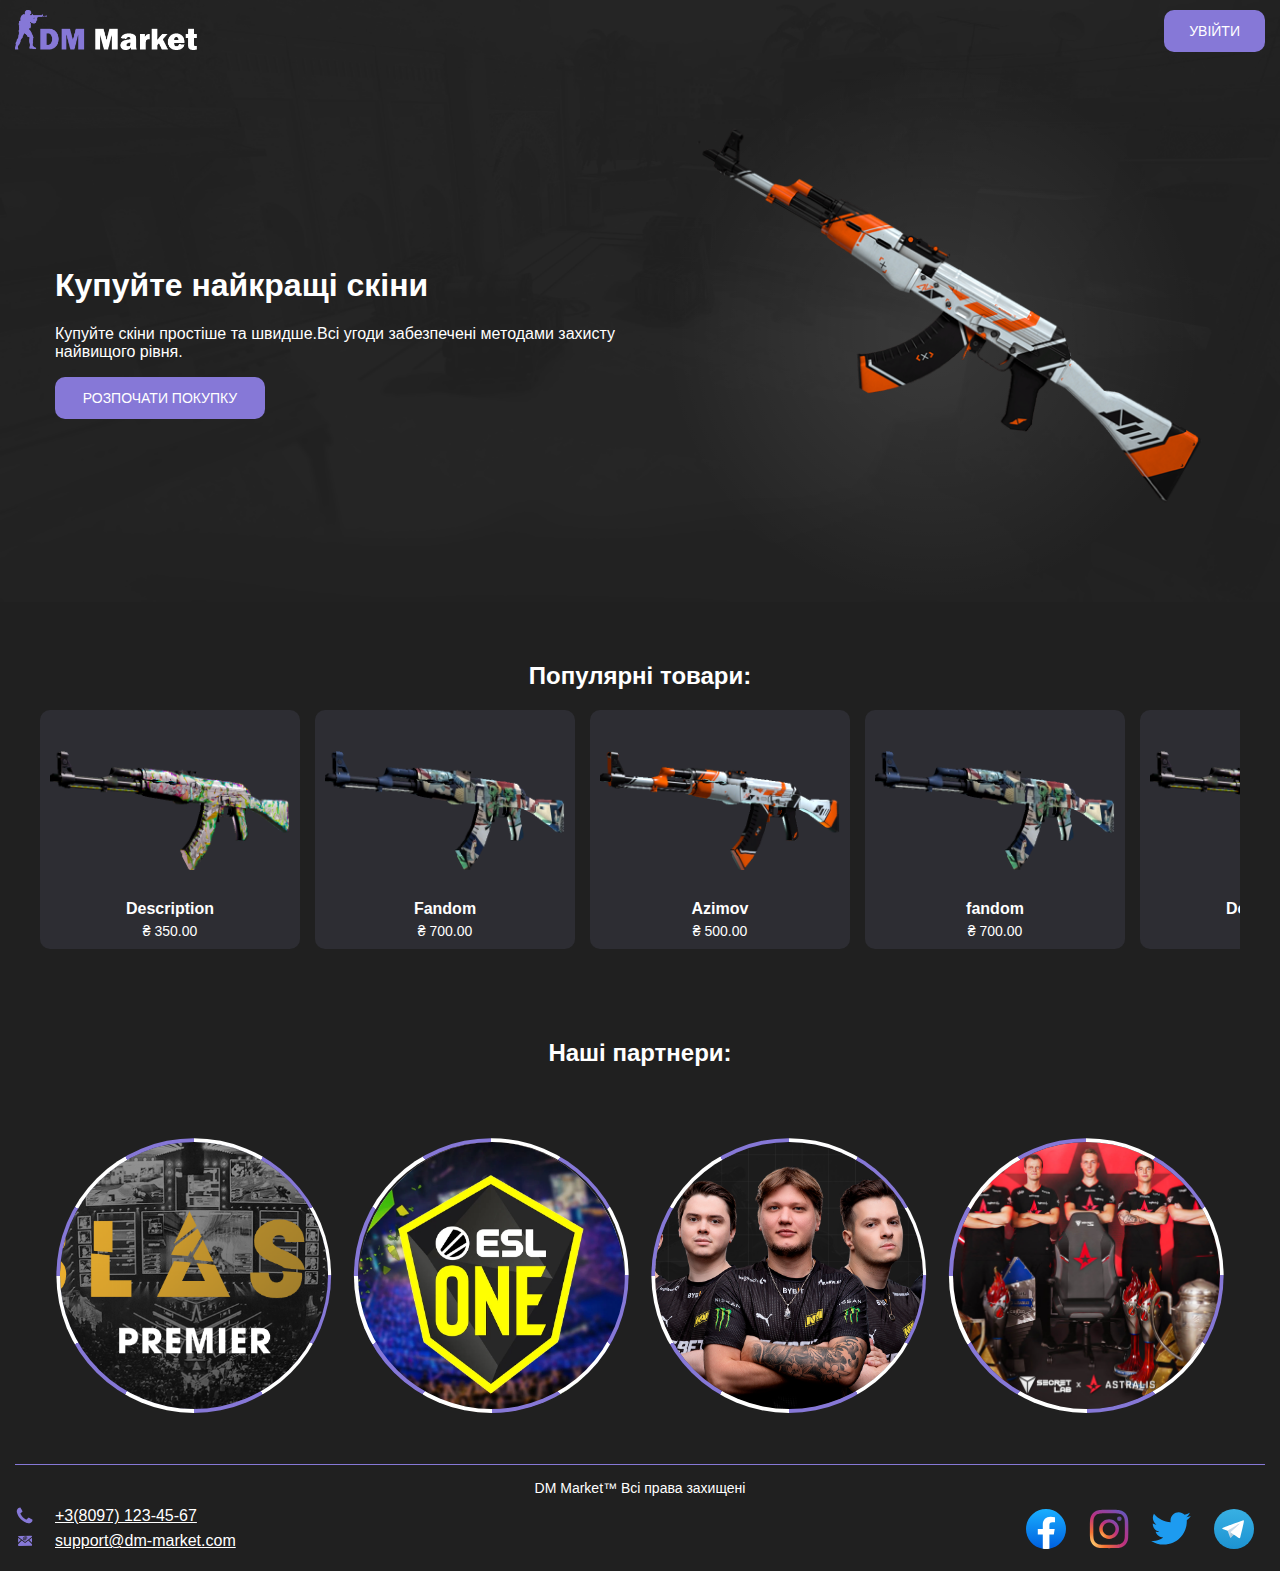
<file: index.html>
<html>
    <head>
        <meta name="viewport" content="width=device-width, initial-scale=1, maximum-scale=1.0, user-scalable=no">
        <title>DM Market</title>
        <meta charset="utf-8">
        <link rel="stylesheet" type="text/css" href="styles/style.css">
    </head>
    <body>
        <div class="home-bg">
            <div class="menu">
                <a href="index.html">
                    <img class="logo" src="images/logo.png" height="40">
                </a>
                <div>
                    <a class="btn login-btn" href="#">Увійти</a>
                </div>
            </div>
            <div class="container">
                <div class="content">
                    <div class="content-right">
                        <img src="images/ak.png">
                    </div>
                    <div class="content-left">
                        <h1>Купуйте найкращі скіни</h1>
                        <p class="color">Купуйте скіни простіше та швидше.Всі угоди забезпечені методами захисту найвищого рівня. </p>
                        <a class="btn btn-content" href="market.html">Розпочати покупку</a>
                    </div>
                </div>
            </div>
        </div>
        <div class="slider">
            <h2>Популярні товари:</h2>
            <div class="slider-body">
                <div class="slide">
                    <a href="">
                        <img src="images/ak-new.png">
                        <div class="slide-title">Description</div>
                        <div class="slide-price">₴ 350.00</div>
                    </a>
                </div>
                <div class="slide">
                    <a href="">
                        <img src="images/ak-fandom.webp">
                        <div class="slide-title">Fandom</div>
                        <div class="slide-price">₴ 700.00</div>
                    </a>
                </div>
                <div class="slide">
                    <a href="">
                        <img src="images/azimoww.png">
                        <div class="slide-title">Azimov</div>
                        <div class="slide-price">₴ 500.00</div>
                    </a>
                </div>
                <div class="slide">
                    <a href="product.html">
                        <img src="images/ak-fandom.webp">
                        <div class="slide-title">fandom</div>
                        <div class="slide-price">₴ 700.00</div>
                    </a>
                </div>
                <div class="slide">
                    <a href="">
                        <img src="images/ak-new.png">
                        <div class="slide-title">Description</div>
                        <div class="slide-price">₴ 900.00</div>
                    </a>
                </div>
                <div class="slide">
                    <a href="">
                        <img src="images/azimoww.png">
                        <div class="slide-title">Azimov</div>
                        <div class="slide-price">₴ 500.00</div>
                    </a>
                </div>
                <div class="slide">
                    <a href="">
                        <img src="images/ak-new.png">
                        <div class="slide-title">Description</div>
                        <div class="slide-price">₴ 900.00</div>
                    </a>
                </div>
                <div class="slide">
                    <a href="">
                        <img src="images/azimoww.png">
                        <div class="slide-title">Azimov</div>
                        <div class="slide-price">₴ 500.00</div>
                    </a>
                </div>
                <div class="slide">
                    <a href="">
                        <img src="images/azimoww.png">
                        <div class="slide-title">Azimov</div>
                        <div class="slide-price">₴ 500.00</div>
                    </a>
                </div>
                <div class="slide">
                    <a href="">
                        <img src="images/ak-fandom.webp">
                        <div class="slide-title">fandom</div>
                        <div class="slide-price">₴ 700.00</div>
                    </a>
                </div>
            </div>
        </div>
        <div class="container">
            <h2 class="partner">Наші партнери:</h2>
            <div class="block-gallery">
                <div class="block-gallery-item">
                    <div class="gallery">
                        <img src="images/blast.jpg">
                        <img src="images/blast2.png">
                        <img src="images/blast3.jpg">
                        <img src="images/blast4.png">
                    </div>
                </div>
                <div class="block-gallery-item">
                    <div class="gallery">
                        <img src="images/esl1.png">
                        <img src="images/esl2.jpg">
                        <img src="images/esl3.jpg">
                        <img src="images/esl4.jpg">
                    </div>
                </div>
                <div class="block-gallery-item">
                    <div class="gallery">
                        <img src="images/navi1.jpg">
                        <img src="images/navi2.jpg">
                        <img src="images/navi3.jpg">
                        <img src="images/navi4.jpg">
                    </div>
                </div>
                <div class="block-gallery-item">
                    <div class="gallery">
                        <img src="images/ast1.jpg">
                        <img src="images/ast2.jpg">
                        <img src="images/ast3.jpg">
                        <img src="images/ast4.png">
                    </div>
                </div>
            </div>
        </div>
        <footer>
            <div class="footer-container">
                <div class="footer-center">
                    DM Market&#8482; Всі права захищені
                </div>
                <div class="footer-flex">
                    <div class="footer-left">
                        <a href="tel:+380971234567"><img width="20" src="images/phone.svg">+3(8097) 123-45-67</a>
                        <a href="mailto:support@dm-market.com"><img width="20" src="images/mail.svg">support@dm-market.com</a>
                    </div>
                    <div class="footer-right">
                        <a href="https://uk-ua.facebook.com/"><img src="images/facebook.svg"></a>
                        <a href="https://www.instagram.com/"><img src="images/instagram.svg"></a>
                        <a href="https://twitter.com/?lang=uk"><img src="images/twitter.svg"></a>
                        <a href="https://t.me/Ia_WiNtEr"><img src="images/telegram.svg"></a>
                    </div>
                </div>
            </div>
        </footer>
        <div class="modal">
            <div class="login-form">
                <div class="login-form-header">
                    <span>Вхід</span>
                    <a class="close-modal" href="#"><img width="12" src="images/close.svg"></a>
                </div>
                <form>
                    <label for="login">Логін</label>
                    <input type="email" id="login" required class="field">
                    <label for="pasword">Пароль</label>
                    <input type="password" id="password" required class="field">
                    <button type="submit" class="btn btn-block">Увійти</button>
                </form>
                <div class="or-line">
                    <div class="or">або</div>
                </div>
                <a href="https://steamcommunity.com/openid/loginform" class="btn btn-block"><img height="13" src="images/steam.svg"> Увійти через Steam</a>
            </div>
        </div>
<script src="https://code.jquery.com/jquery-3.6.3.min.js" integrity="sha256-pvPw+upLPUjgMXY0G+8O0xUf+/Im1MZjXxxgOcBQBXU=" crossorigin="anonymous"></script>
<script>
        $('.login-btn').click(function(e){
                e.preventDefault();
                $('.modal').addClass('visible');
        });

        $('.close-modal').click(function(e){
                e.preventDefault();
                $(this).closest('.modal').removeClass('visible');
        });
</script>
    </body>
</html>
</file>
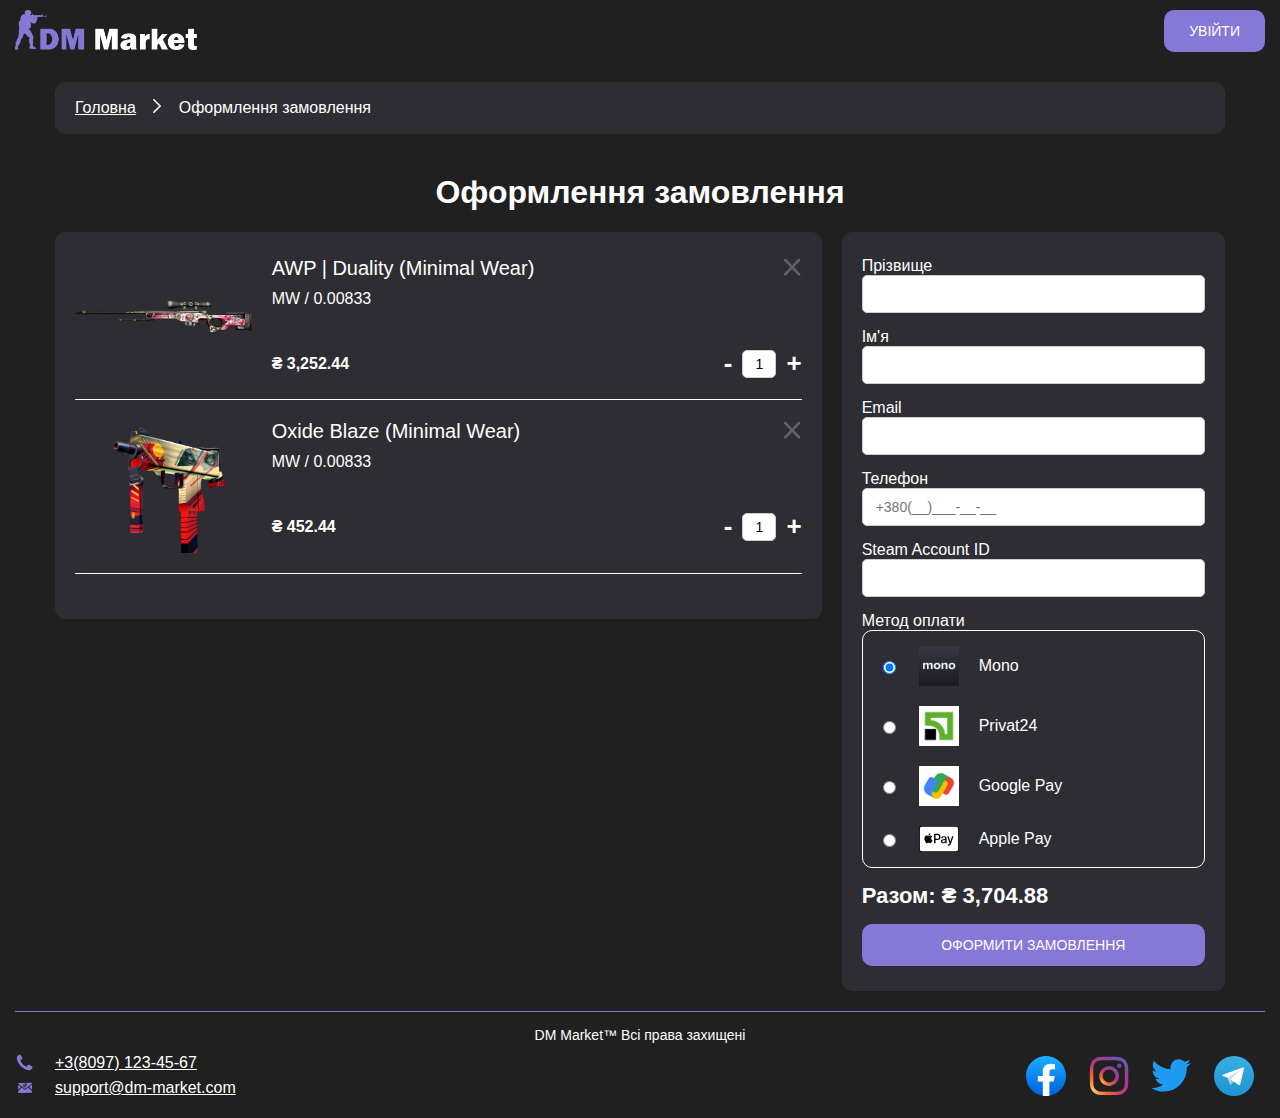
<file: cart.html>
<html>
    <head>
        <meta name="viewport" content="width=device-width, initial-scale=1, maximum-scale=1.0, user-scalable=no">
        <title>DM Market</title>
        <meta charset="utf-8">
        <link rel="stylesheet" type="text/css" href="styles/style.css">
    </head>
    <body>
        <div class="menu">
            <a href="index.html">
                <img class="logo" src="images/logo.png" height="40">
            </a>
            <div>
                <a class="btn login-btn" href="#">Увійти</a>
            </div>
        </div>

        <div class="container">
            <div class="breadcrumbs gray-bg">
                <a href="index.html">Головна</a>
                <div class="arrow"></div>
                <span>Оформлення замовлення</span>
            </div>
            <h1 class="h1">Оформлення замовлення</h1>
            <div class="checkout">
                <div class="cart gray-bg">
                    <div class="cart-item">
                        <a href="#" class="ci-remove"><img width="20" src="images/close.svg"></a>
                        <div class="ci-img">
                            <a href="product.html">
                                <img src="images/product.png">
                            </a>
                        </div>
                        <div class="ci-details">
                            <a class="ci-title">AWP | Duality (Minimal Wear)</a>
                            <div class="ci-subtitle">MW / 0.00833</div>
                            <div class="cart-options">
                                <div class="ci-price">&#8372; 3,252.44</div>
                                <div class="ci-counter">
                                    <a href="#">-</a>
                                    <input type="text" class="field" value="1">
                                    <a href="#">+</a>
                                </div>
                            </div>
                        </div>
                    </div>
                    <div class="cart-item">
                        <a href="#" class="ci-remove"><img width="20" src="images/close.svg"></a>
                        <div class="ci-img">
                            <a href="product.html">
                                <img src="images/mac-sport.png">
                            </a>
                        </div>
                        <div class="ci-details">
                            <a class="ci-title">Oxide Blaze (Minimal Wear)</a>
                            <div class="ci-subtitle">MW / 0.00833</div>
                            <div class="cart-options">
                                <div class="ci-price">&#8372; 452.44</div>
                                <div class="ci-counter">
                                    <a href="#">-</a>
                                    <input type="text" class="field" value="1">
                                    <a href="#">+</a>
                                </div>
                            </div>
                        </div>
                    </div>
                </div>
                <div class="checkout-form gray-bg">
                    <form>
                        <label>Прізвище</label>
                        <input type="text" name='surname' class="field">
                        
                        <label>Ім'я</label>
                        <input type="text" name='name' class="field">
                        
                        <label>Email</label>
                        <input type="text" name='email' class="field">
                        
                        <label>Телефон</label>
                        <input type="text" name='phone' class="field" placeholder='+380(__)___-__-__'>
                        
                        <label>Steam Account ID</label>
                        <input type="text" name='steam_id' class="field">
                        
                        <label>Метод оплати</label>
                        <div class='payment'>
                            <label class='payment-option'>
                                <input type='radio' name='payment' checked value='mono'>
                                <img src='images/mono.jpeg'>
                                <span>Mono</span>
                            </label>
                            <label class='payment-option'>
                                <input type='radio' name='payment' value='privat24'>
                                <img src='images/privat.jpeg'>
                                <span>Privat24</span>
                            </label>
                            <label class='payment-option'>
                                <input type='radio' name='payment' value='gpay'>
                                <img src='images/google-pay.jpeg'>
                                <span>Google Pay</span>
                            </label>
                            <label class='payment-option'>
                                <input type='radio' name='payment' value='apay'>
                                <img src='images/apple-pay.svg'>
                                <span>Apple Pay</span>
                            </label>
                        </div>
                        <div class="total">Разом: &#8372; 3,704.88</div>
                        <button class='btn btn-block' type='button'>Оформити замовлення</button>
                    </form>
                </div>
            </div>
        </div>

        <footer>
            <div class="footer-container">
                <div class="footer-center">
                    DM Market&#8482; Всі права захищені
                </div>
                <div class="footer-flex">
                    <div class="footer-left">
                        <a href="tel:+380971234567"><img width="20" src="images/phone.svg">+3(8097) 123-45-67</a>
                        <a href="mailto:support@dm-market.com"><img width="20" src="images/mail.svg">support@dm-market.com</a>
                    </div>
                    <div class="footer-right">
                        <a href="https://uk-ua.facebook.com/"><img src="images/facebook.svg"></a>
                        <a href="https://www.instagram.com/"><img src="images/instagram.svg"></a>
                        <a href="https://twitter.com/?lang=uk"><img src="images/twitter.svg"></a>
                        <a href="https://t.me/Ia_WiNtEr"><img src="images/telegram.svg"></a>
                    </div>
                </div>
            </div>
        </footer>
        <div class="modal">
            <div class="login-form">
                <div class="login-form-header">
                    <span>Вхід</span>
                    <a class="close-modal" href="#"><img width="12" src="images/close.svg"></a>
                </div>
                <form>
                    <label for="login">Логін</label>
                    <input type="email" id="login" required class="field">
                    <label for="pasword">Пароль</label>
                    <input type="password" id="password" required class="field">
                    <button type="submit" class="btn btn-block">Увійти</button>
                </form>
                <div class="or-line">
                    <div class="or">або</div>
                </div>
                <a href="https://steamcommunity.com/openid/loginform" class="btn btn-block"><img height="13" src="images/steam.svg"> Увійти через Steam</a>
            </div>
        </div>
        <script src="https://code.jquery.com/jquery-3.6.3.min.js" integrity="sha256-pvPw+upLPUjgMXY0G+8O0xUf+/Im1MZjXxxgOcBQBXU=" crossorigin="anonymous"></script>
        <script>
            $('.login-btn').click(function (e) {
                e.preventDefault();
                $('.modal').addClass('visible');
            });

            $('.close-modal').click(function (e) {
                e.preventDefault();
                $(this).closest('.modal').removeClass('visible');
            });

            $('.show-mobile-filter').click(function(e) {
                e.preventDefault();
                $('.filters').addClass('opened');
            });
            
            $('.close-mobile-filter').click(function(e) {
                e.preventDefault();
                $('.filters').removeClass('opened');
            })
            
        </script>
    </body>
</html>
</file>
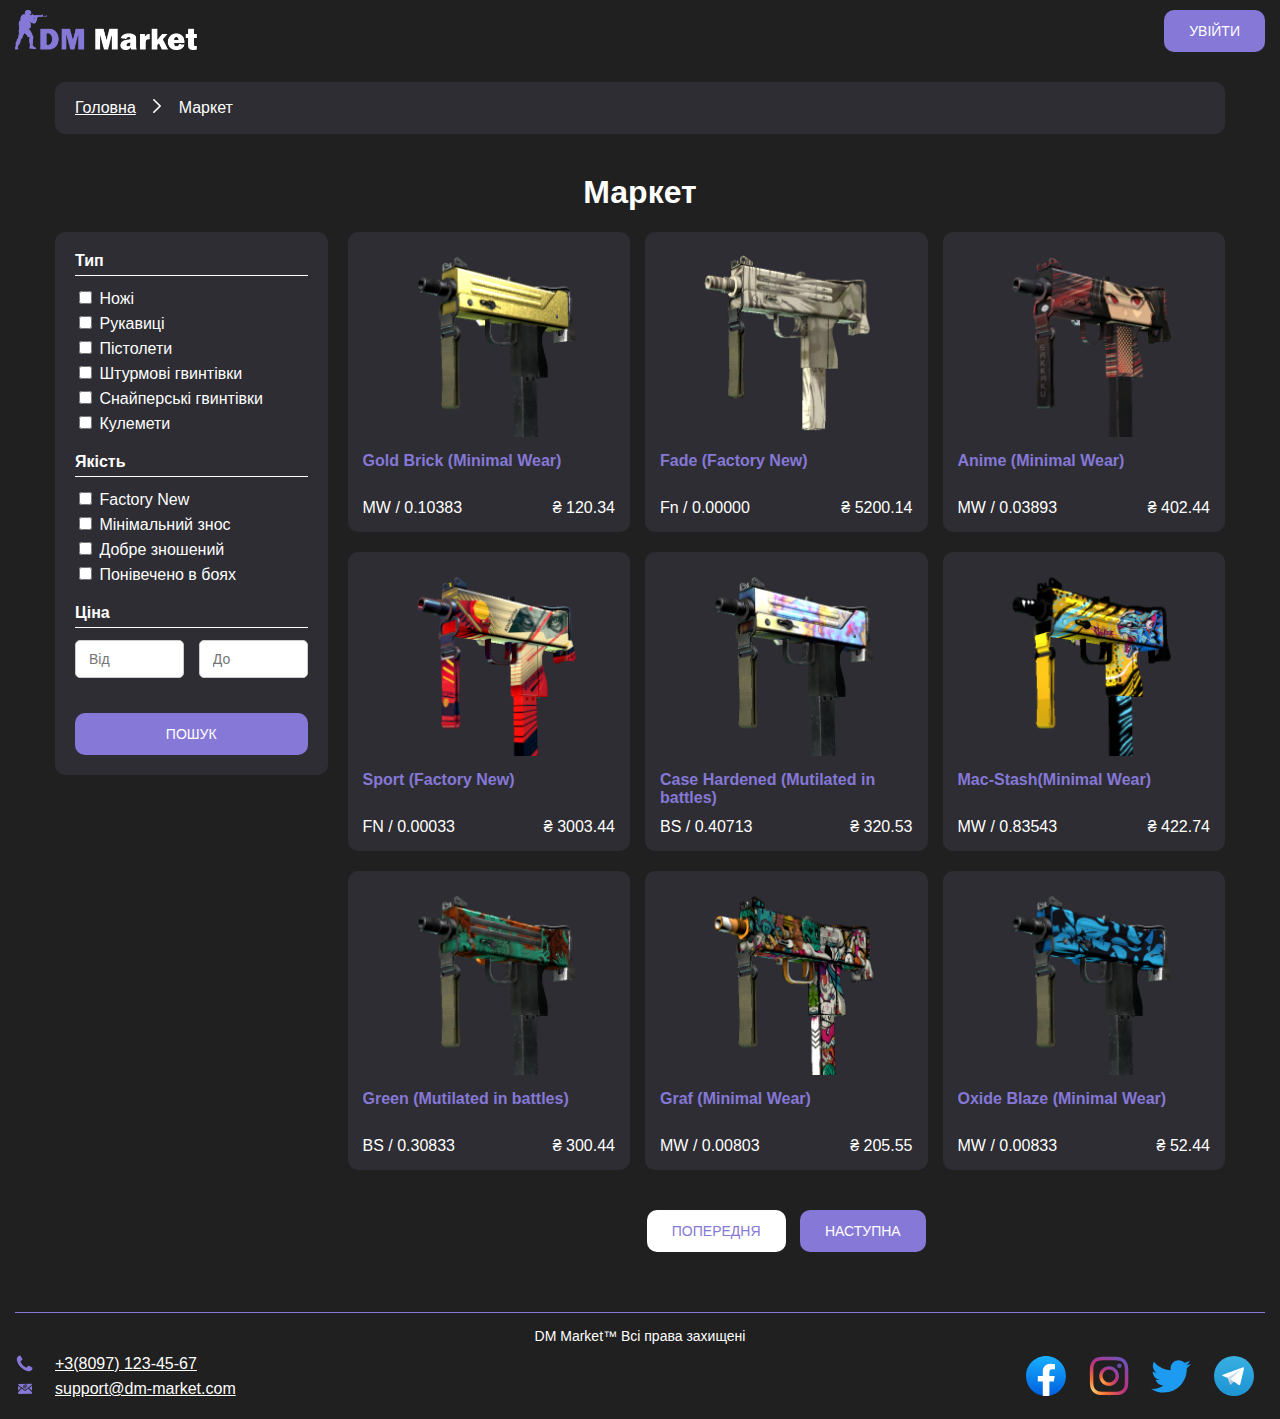
<file: market.html>
<html>
    <head>
        <meta name="viewport" content="width=device-width, initial-scale=1, maximum-scale=1.0, user-scalable=no">
        <title>DM Market</title>
        <meta charset="utf-8">
        <link rel="stylesheet" type="text/css" href="styles/style.css">
    </head>
    <body>
        <div class="menu">
            <a href="index.html">
                <img class="logo" src="images/logo.png" height="40">
            </a>
            <div>
                <a class="btn login-btn" href="#">Увійти</a>
            </div>
        </div>

        <div class="container">
            <div class="breadcrumbs gray-bg">
                <a href="index.html">Головна</a>
                <div class="arrow"></div>
                <span>Маркет</span>
                <div class="mobile-filter">
                    <a href="#" class="show-mobile-filter"><img width="20" src="images/filter.svg"></a>
                </div>
            </div>
            <h1 class="h1">Маркет</h1>
            <div class="shop">
                <div class="filters gray-bg">
                    <form>
                        <a class="close-mobile-filter" href="#"><img width="12" src="images/close.svg"></a>
                        <div class="filter-section">
                            <div class="filter-title">Тип</div>
                            <label><input type="checkbox"> <span>Ножі</span></label>
                            <label><input type="checkbox"> <span>Рукавиці</span></label>
                            <label><input type="checkbox"> <span>Пістолети</span></label>
                            <label><input type="checkbox"> <span>Штурмові гвинтівки</span></label>
                            <label><input type="checkbox"> <span>Снайперські гвинтівки</span></label>
                            <label><input type="checkbox"> <span>Кулемети</span></label>
                        </div>
                        <div class="filter-section">
                            <div class="filter-title">Якість</div>
                            <label><input type="checkbox"> <span>Factory New</span></label>
                            <label><input type="checkbox"> <span>Мінімальний знос</span></label>
                            <label><input type="checkbox"> <span>Добре зношений</span></label>
                            <label><input type="checkbox"> <span>Понівечено в боях</span></label>
                        </div>
                        <div class="filter-section">
                            <div class="filter-title">Ціна</div>
                            <div class="filter-price">
                                <input type="text" class="field" placeholder="Від">
                                <input type="text" class="field" placeholder="До">
                            </div>
                        </div>
                        <div class="filter-btn">
                            <a class="btn btn-block">Пошук</a>
                        </div>
                    </form>
                </div>
                <div class="products-wrapper">
                    <div class="products">
                        <a class="product gray-bg" href="product.html">
                            <div class="product-img">
                                <img src="images/mac-yellow.png">
                            </div>
                            <div class="product-title">Gold Brick (Minimal Wear)</div>
                            <div class="product-details">
                                <div class="product-condition">MW / 0.10383</div>
                                <div class="product-price">&#8372; 120.34</div>
                            </div>
                        </a>
                        <a class="product gray-bg" href="product.html">
                            <div class="product-img">
                                <img src="images/mac-silver.png">
                            </div>
                            <div class="product-title">Fade (Factory New)</div>
                            <div class="product-details">
                                <div class="product-condition">Fn / 0.00000</div>
                                <div class="product-price">&#8372; 5200.14</div>
                            </div>
                        </a>
                        <a class="product gray-bg" href="product.html">
                            <div class="product-img">
                                <img src="images/mac-anime.png">
                            </div>
                            <div class="product-title">Anime (Minimal Wear)</div>
                            <div class="product-details">
                                <div class="product-condition">MW / 0.03893</div>
                                <div class="product-price">&#8372; 402.44</div>
                            </div>
                        </a>
                        <a class="product gray-bg" href="product.html">
                            <div class="product-img">
                                <img src="images/mac-sport.png">
                            </div>
                            <div class="product-title">Sport (Factory New)</div>
                            <div class="product-details">
                                <div class="product-condition">FN / 0.00033</div>
                                <div class="product-price">&#8372; 3003.44</div>
                            </div>
                        </a>
                        <a class="product gray-bg" href="product.html">
                            <div class="product-img">
                                <img src="images/mac-dicko.png">
                            </div>
                            <div class="product-title">Case Hardened (Mutilated in battles)</div>
                            <div class="product-details">
                                <div class="product-condition">BS / 0.40713</div>
                                <div class="product-price">&#8372; 320.53</div>
                            </div>
                        </a>
                        <a class="product gray-bg" href="product.html">
                            <div class="product-img">
                                <img src="images/mac-stash.png">
                            </div>
                            <div class="product-title">Mac-Stash(Minimal Wear) </div>
                            <div class="product-details">
                                <div class="product-condition">MW / 0.83543</div>
                                <div class="product-price">&#8372; 422.74</div>
                            </div>
                        </a>
                        <a class="product gray-bg" href="product.html">
                            <div class="product-img">
                                <img src="images/mac-green.png">
                            </div>
                            <div class="product-title">Green (Mutilated in battles)</div>
                            <div class="product-details">
                                <div class="product-condition">BS / 0.30833</div>
                                <div class="product-price">&#8372; 300.44</div>
                            </div>
                        </a>
                        <a class="product gray-bg" href="product.html">
                            <div class="product-img">
                                <img src="images/mac-graf.png">
                            </div>
                            <div class="product-title">Graf (Minimal Wear)</div>
                            <div class="product-details">
                                <div class="product-condition">MW / 0.00803</div>
                                <div class="product-price">&#8372; 205.55</div>
                            </div>
                        </a>
                        <a class="product gray-bg" href="product.html">
                            <div class="product-img">
                                <img src="images/uzi.png">
                            </div>
                            <div class="product-title">Oxide Blaze (Minimal Wear)</div>
                            <div class="product-details">
                                <div class="product-condition">MW / 0.00833</div>
                                <div class="product-price">&#8372; 52.44</div>
                            </div>
                        </a>
                    </div>
                    <div class="pagination">
                        <a href="#" class="btn disabled">Попередня</a>
                        <a href="#" class="btn">Наступна</a>
                    </div>
                </div>
            </div>
        </div>

        <footer>
            <div class="footer-container">
                <div class="footer-center">
                    DM Market&#8482; Всі права захищені
                </div>
                <div class="footer-flex">
                    <div class="footer-left">
                        <a href="tel:+380971234567"><img width="20" src="images/phone.svg">+3(8097) 123-45-67</a>
                        <a href="mailto:support@dm-market.com"><img width="20" src="images/mail.svg">support@dm-market.com</a>
                    </div>
                    <div class="footer-right">
                        <a href="https://uk-ua.facebook.com/"><img src="images/facebook.svg"></a>
                        <a href="https://www.instagram.com/"><img src="images/instagram.svg"></a>
                        <a href="https://twitter.com/?lang=uk"><img src="images/twitter.svg"></a>
                        <a href="https://t.me/Ia_WiNtEr"><img src="images/telegram.svg"></a>
                    </div>
                </div>
            </div>
        </footer>
        <div class="modal">
            <div class="login-form">
                <div class="login-form-header">
                    <span>Вхід</span>
                    <a class="close-modal" href="#"><img width="12" src="images/close.svg"></a>
                </div>
                <form>
                    <label for="login">Логін</label>
                    <input type="email" id="login" required class="field">
                    <label for="pasword">Пароль</label>
                    <input type="password" id="password" required class="field">
                    <button type="submit" class="btn btn-block">Увійти</button>
                </form>
                <div class="or-line">
                    <div class="or">або</div>
                </div>
                <a href="https://steamcommunity.com/openid/loginform" class="btn btn-block"><img height="13" src="images/steam.svg"> Увійти через Steam</a>
            </div>
        </div>
        <script src="https://code.jquery.com/jquery-3.6.3.min.js" integrity="sha256-pvPw+upLPUjgMXY0G+8O0xUf+/Im1MZjXxxgOcBQBXU=" crossorigin="anonymous"></script>
        <script>
            $('.login-btn').click(function (e) {
                e.preventDefault();
                $('.modal').addClass('visible');
            });

            $('.close-modal').click(function (e) {
                e.preventDefault();
                $(this).closest('.modal').removeClass('visible');
            });

            $('.show-mobile-filter').click(function(e) {
                e.preventDefault();
                $('.filters').addClass('opened');
            });
            
            $('.close-mobile-filter').click(function(e) {
                e.preventDefault();
                $('.filters').removeClass('opened');
            })
            
        </script>
    </body>
</html>
</file>
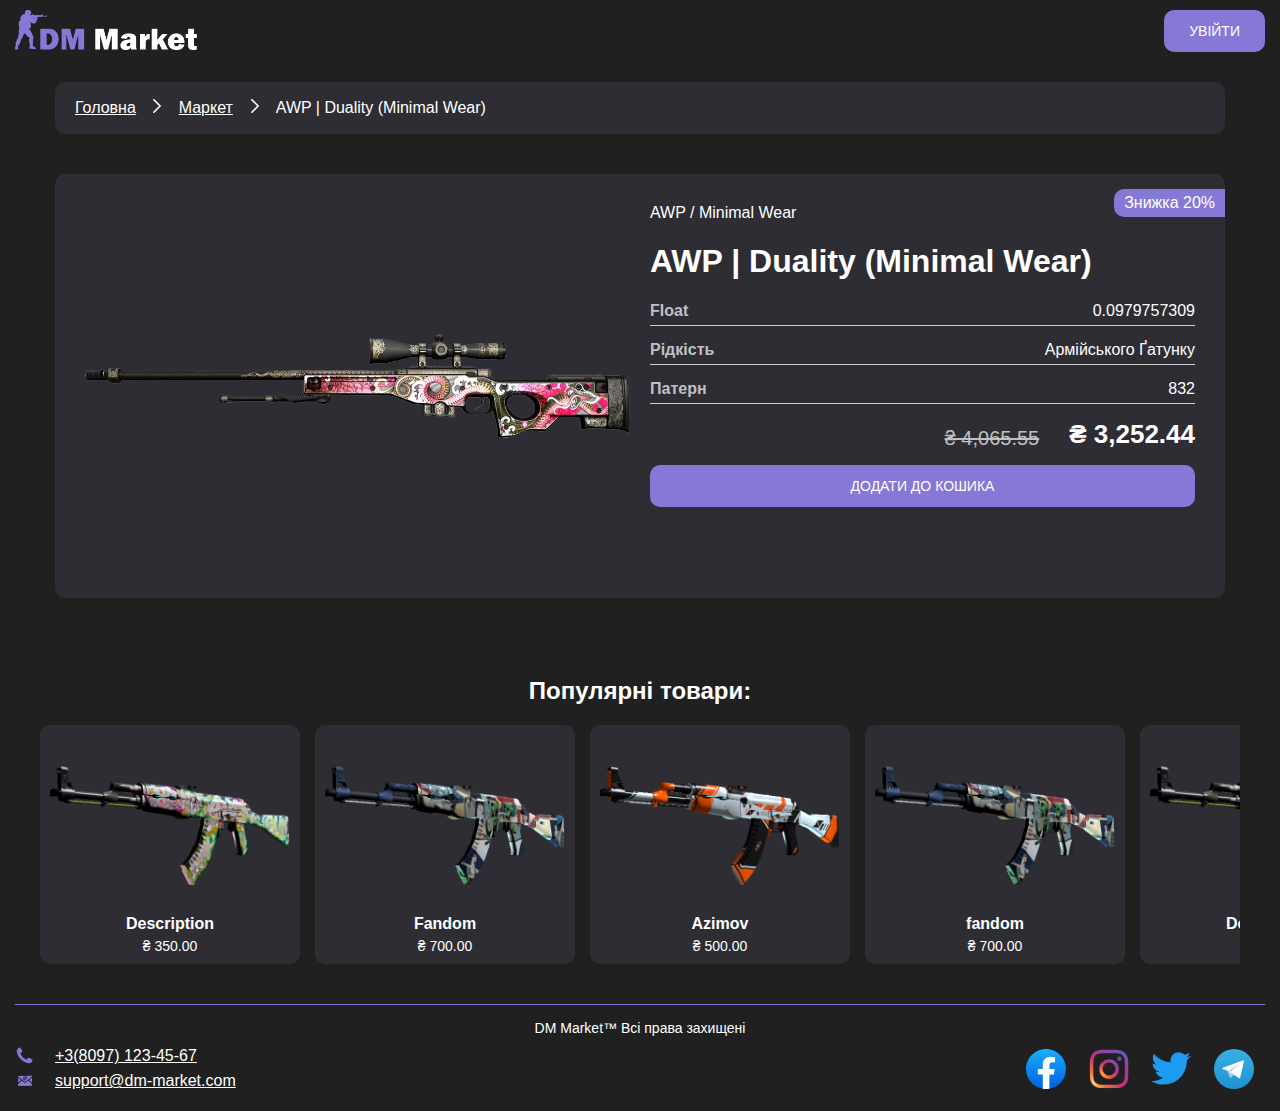
<file: product.html>
<html>
    <head>
        <meta name="viewport" content="width=device-width, initial-scale=1, maximum-scale=1.0, user-scalable=no">
        <title>DM Market</title>
        <meta charset="utf-8">
        <link rel="stylesheet" type="text/css" href="styles/style.css">
    </head>
    <body>
        <div class="menu">
            <a href="index.html">
                <img class="logo" src="images/logo.png" height="40">
            </a>
            <div>
                <a class="btn login-btn" href="#">Увійти</a>
            </div>
        </div>

        <div class="container">
            <div class="breadcrumbs gray-bg">
                <a href="index.html">Головна</a>
                <div class="arrow"></div>
                <a href="market.html">Маркет</a>
                <div class="arrow"></div>
                <span>AWP | Duality (Minimal Wear)</span>
            </div>
            <div class="product-view  gray-bg">
                <div class="label-off">Знижка 20%</div>
                <div class="zoom-box">
                    <img id="NZoomImg" src="images/product.png" data-NZoomscale="2">
                </div>
                <div class="product-view-details">
                    <div class="subtitle">AWP / Minimal Wear</div>
                    <h1>AWP | Duality (Minimal Wear)</h1>
                    <div class="product-options">
                        <div class="option">
                            <b>Float</b>
                            <span>0.0979757309</span>
                        </div>
                        <div class="option">
                            <b>Рідкість</b>
                            <span>Армійського Ґатунку</span>
                        </div>
                        <div class="option">
                            <b>Патерн</b>
                            <span>832</span>
                        </div>
                    </div>
                    <div class="product-prices">
                        <div class="old-price">&#8372; 4,065.55</div>
                        <div class="new-price">&#8372; 3,252.44</div>
                    </div>
                    <a href="cart.html" class="btn btn-block">Додати до кошика</a>
                </div>
            </div>
        </div>
        
        <div class="slider">
            <h2>Популярні товари:</h2>
            <div class="slider-body">
                <div class="slide">
                    <a href="">
                        <img src="images/ak-new.png">
                        <div class="slide-title">Description</div>
                        <div class="slide-price">₴ 350.00</div>
                    </a>
                </div>
                <div class="slide">
                    <a href="">
                        <img src="images/ak-fandom.webp">
                        <div class="slide-title">Fandom</div>
                        <div class="slide-price">₴ 700.00</div>
                    </a>
                </div>
                <div class="slide">
                    <a href="">
                        <img src="images/azimoww.png">
                        <div class="slide-title">Azimov</div>
                        <div class="slide-price">₴ 500.00</div>
                    </a>
                </div>
                <div class="slide">
                    <a href="product.html">
                        <img src="images/ak-fandom.webp">
                        <div class="slide-title">fandom</div>
                        <div class="slide-price">₴ 700.00</div>
                    </a>
                </div>
                <div class="slide">
                    <a href="">
                        <img src="images/ak-new.png">
                        <div class="slide-title">Description</div>
                        <div class="slide-price">₴ 900.00</div>
                    </a>
                </div>
                <div class="slide">
                    <a href="">
                        <img src="images/azimoww.png">
                        <div class="slide-title">Azimov</div>
                        <div class="slide-price">₴ 500.00</div>
                    </a>
                </div>
                <div class="slide">
                    <a href="">
                        <img src="images/ak-new.png">
                        <div class="slide-title">Description</div>
                        <div class="slide-price">₴ 900.00</div>
                    </a>
                </div>
                <div class="slide">
                    <a href="">
                        <img src="images/azimoww.png">
                        <div class="slide-title">Azimov</div>
                        <div class="slide-price">₴ 500.00</div>
                    </a>
                </div>
                <div class="slide">
                    <a href="">
                        <img src="images/azimoww.png">
                        <div class="slide-title">Azimov</div>
                        <div class="slide-price">₴ 500.00</div>
                    </a>
                </div>
                <div class="slide">
                    <a href="">
                        <img src="images/ak-fandom.webp">
                        <div class="slide-title">fandom</div>
                        <div class="slide-price">₴ 700.00</div>
                    </a>
                </div>
            </div>
        </div>
        
        <footer>
            <div class="footer-container">
                <div class="footer-center">
                    DM Market&#8482; Всі права захищені
                </div>
                <div class="footer-flex">
                    <div class="footer-left">
                        <a href="tel:+380971234567"><img width="20" src="images/phone.svg">+3(8097) 123-45-67</a>
                        <a href="mailto:support@dm-market.com"><img width="20" src="images/mail.svg">support@dm-market.com</a>
                    </div>
                    <div class="footer-right">
                        <a href="https://uk-ua.facebook.com/"><img src="images/facebook.svg"></a>
                        <a href="https://www.instagram.com/"><img src="images/instagram.svg"></a>
                        <a href="https://twitter.com/?lang=uk"><img src="images/twitter.svg"></a>
                        <a href="https://t.me/Ia_WiNtEr"><img src="images/telegram.svg"></a>
                    </div>
                </div>
            </div>
        </footer>
        <div class="modal">
            <div class="login-form">
                <div class="login-form-header">
                    <span>Вхід</span>
                    <a class="close-modal" href="#"><img width="12" src="images/close.svg"></a>
                </div>
                <form>
                    <label for="login">Логін</label>
                    <input type="email" id="login" required class="field">
                    <label for="pasword">Пароль</label>
                    <input type="password" id="password" required class="field">
                    <button type="submit" class="btn btn-block">Увійти</button>
                </form>
                <div class="or-line">
                    <div class="or">або</div>
                </div>
                <a href="https://steamcommunity.com/openid/loginform" class="btn btn-block"><img height="13" src="images/steam.svg"> Увійти через Steam</a>
            </div>
        </div>
        <script src="https://code.jquery.com/jquery-3.6.3.min.js" integrity="sha256-pvPw+upLPUjgMXY0G+8O0xUf+/Im1MZjXxxgOcBQBXU=" crossorigin="anonymous"></script>
        <script src="js/Nzoom.min.js"></script>
        <script>
            $('.login-btn').click(function (e) {
                e.preventDefault();
                $('.modal').addClass('visible');
            });

            $('.close-modal').click(function (e) {
                e.preventDefault();
                $(this).closest('.modal').removeClass('visible');
            });
        </script>
    </body>
</html>
</file>
<file: styles/style.css>
body {
    background:#202020;
    font-family: Arial;
    margin:0;
    color:#fff;
}

h2 {
    text-align:center;
}

.h1 {
    text-align: center;
}

div {
    box-sizing: border-box;
}

form {
    margin:0;
}

.container {
    width:100%;
    max-width:1200px;
    margin:0 auto;
    padding:20px 15px;
}

.btn {
    background:#8678d7;
    border:2px solid #8678d7;
    color:#fff;
    font-size:14px;
    padding:13px 25px;
    border-radius:10px;
    text-align:center;
    display:inline-block;
    text-decoration:none;
    border: 0;
    cursor:pointer;
    box-sizing: border-box;
    text-transform: uppercase;
}

.btn.disabled {
    background:#fff;
    color:#8678d7;
}

.btn:hover, .btn:focus {
    text-decoration:none;
    opacity:0.9;
}

.btn-block {
    width:100%;
}

img {
    max-width:100%;
}

.menu {
    display:flex;
    justify-content:space-between;
    padding:10px 15px;
}

.field {
    padding: 10px 13px;
    width: 100%;
    border: 1px solid #ccc;
    font-size: 14px;
    outline: none;
    border-radius: 5px;
    margin-bottom: 15px;
}

.modal {
    display:none;
    position: fixed;
    top: 0;
    left: 0;
    width: 100%;
    height: 100%;
    z-index: 1;
    backdrop-filter: blur(3px);
    align-items: center;
    justify-content: center;
    background: rgba(32, 32, 32, 0.6);
    color:#333;
}

.modal.visible {
    display: flex;
}

.login-form {
    width:300px;
    margin:0 auto;
    padding:20px;
    border:1px solid green;
    border-radius:10px;
    background:#fff;
}

.login-form-header {
    text-align:center;
    position:relative;
    font-size:18px;
    font-weight:bold;
}

.close-modal {
    position: absolute;
    top: 0px;
    right: 0px;
}

.or-line {
    background:url('../images/line-bg.png') repeat-x center center;
    margin-top:20px;
    margin-bottom:20px;
    text-align:center;
}

.or {
    display: inline-block;
    padding: 0px 15px;
    background: #fff;
    font-weight: bold;
}

.gray-bg {
    background:#2d2d33;
    border-radius: 10px;
}

.breadcrumbs {
    padding:15px 20px;
    margin-bottom: 40px;
    line-height: 22px;
}

.breadcrumbs a {
    color: #fff;
}

.breadcrumbs .arrow {
    display: inline-block;
    margin: 0px 10px;
    background: url('../images/arrow.svg') no-repeat center center;
    width:14px;
    height:14px;
}

footer {
    padding: 0px 15px;
    margin-bottom: 20px;
}

.footer-container {
    border-top:1px solid #8678d7;
    padding-top:15px;
}

.footer-center {
    text-align: center;
    margin-bottom: 10px;
    font-size:14px;
}

.footer-flex {
    display:flex;
    justify-content: space-between;
    align-items: center;
}

.footer-left img {
    margin-right:20px;
}

.footer-left a {
    color:#fff;
    display: flex;
    align-items: center;
}

.footer-left a:first-child {
    margin-bottom: 5px;
}

.footer-right {
    display: flex;
    align-items: center;
    flex: 0 0 250px;
    justify-content: space-around;
}

.footer-right img {
    width:40px;
}

@media(max-width:560px) {
    .footer-flex {
        display:block;
        text-align: center;
    }
    
    .footer-left {
        display: inline-block;
        margin-bottom: 15px;
    }
    
    .footer-right {
        width: 250px;
        margin:0 auto;
    }
}


/*HOME PAGE*/
.home-bg {
    background:url('../images/bg.png') no-repeat center bottom;
    background-size:cover;
}

.content {
    display:flex;
    color:#fff;
    height:500px;
    align-items: center;
}

.content-left {
    order:1;
    flex:0 0 50%;
}

.content-right {
    order:2;
    background: radial-gradient(circle, rgba(255, 255, 255,0.1) 0%, rgba(0,0,0,0) 65%);
    flex: 0 0 50%;
    text-align: center;
}

.btn-content {
    width:100%;
    max-width: 210px;
}

@keyframes slide_left {
    0% {
        transform: translateX(0%);
    }
    100% {
        transform: translateX(-100%);
    }
}

.slider {
    margin:40px auto;
    overflow: hidden;
    width:100%;
    max-width: 1200px;
}

.slider-body {
    display: flex;
    width:1375px;
    animation: 7000ms linear 0s infinite normal none running slide_left;
}

.slider-body:hover {
    animation-play-state: paused;
}

.slide {
    flex:0 0 260px;
    text-align: center;
    background: #2d2d33;
    padding: 10px;
    border-radius: 10px;
    margin-right:15px;
}

.slide a {
    color:#fff;
    text-decoration: none;
    outline: 0;
}

.slide .slide-title {
    font-size:16px;
    font-weight:bold;
    margin-bottom: 5px;
}

.slide .slide-price {
    font-size:14px;
}

.partner {
    margin-top:30px;
    margin-bottom:30px;
    text-align: center;
}

.block-gallery{
    display:grid;
    grid-template-columns: 1fr 1fr 1fr 1fr;
    gap:20px;
    margin: 70px 0 30px
}

.gallery  {
    display: grid;
    aspect-ratio: 1;
    overflow: hidden;
    border-radius: 50%;
    padding:5px;
    position: relative;
    clip-path: circle(49.5%); /* to avoid a few glitch cause by overflow: hidden */
}
.gallery::after {
    content: "";
    position: absolute;
    inset: 0;
    padding: inherit;
    border-radius: inherit;
    background: repeating-conic-gradient(#fff 0 30deg,#8678d7 0 60deg);
    -webkit-mask: 
        linear-gradient(#fff 0 0) content-box, 
        linear-gradient(#fff 0 0);
    -webkit-mask-composite: xor;
    mask-composite: exclude;
}
.gallery > img {
    grid-area: 1/1;
    width: 100%;
    height: 100%;
    object-fit: cover;
    border-radius: inherit;
    transform-origin: 50% 120.7%;
}
.gallery::after,
.gallery > img {
    animation: m 8s infinite cubic-bezier(.5,-0.2,.5,1.2);
}
.gallery > img:nth-child(2) {animation-delay: -2s}
.gallery > img:nth-child(3) {animation-delay: -4s}
.gallery > img:nth-child(4) {animation-delay: -6s}

@keyframes m {
    0%,3%    {transform: rotate(0)}
    22%,27%  {transform: rotate(-90deg)}
    47%,52%  {transform: rotate(-180deg)}
    72%,77%  {transform: rotate(-270deg)}
    98%,100% {transform: rotate(-360deg)}
}

@media(max-width:767px) {
    .content {
        display:block;
        height: auto;
    }
    
    .content-right {
        background: none;
    }
    
    .content-right img {
        width:100%;
        max-width:400px;
    }
    
    .block-gallery {
        grid-template-columns: 1fr 1fr;
        margin:30px 0;
    }
}

/*MARKET PAGE*/
.shop {
    display:flex;
    align-items: start;
}

.filters {
    flex: 0 1 25%;
    padding:20px;
}

.filter-section {
    margin-bottom: 20px;
}

.filter-title {
    font-size:16px;
    font-weight: bold;
    margin-bottom: 12px;
    padding-bottom: 5px;
    border-bottom: 1px solid #fff;
}

.filters label {
    display:block;
    margin-bottom: 5px;
}

.filter-price {
    display: grid;
    grid-template-columns: 1fr 1fr;
    gap: 15px;
}

.products-wrapper {
    flex: 0 0 75%;
    margin-left: 20px;
}

.products {
    display: grid;
    grid-template-columns: 1fr 1fr 1fr;
    gap: 15px;
    grid-row-gap: 20px;
}

.product {
    color:#fff;
    text-decoration: none;
    padding:15px;
}

.product:hover {
    opacity:.85;
}

.product:hover, .product:active {
    color:#fff;
    text-decoration: none;
}

.product-img {
    text-align: center;
    margin-bottom: 15px;
}

.product-img img {
    width:auto;
    max-height: 200px;
}

.product-title {
    color:#8678d7;
    font-size:16px;
    font-weight: bold;
    overflow: hidden;
    text-overflow: ellipsis;
    height:36.8px;
    display: -webkit-box;
    -webkit-line-clamp: 2;
    -webkit-box-orient: vertical;
    margin-bottom: 10px;
}

.product-details {
    display: flex;
    justify-content: space-between;
}

.product-price {
    text-align: right;
}

.pagination {
    margin:40px 0;
    text-align: center;
}

.pagination .btn:first-child {
    margin-right: 10px;
}

.mobile-filter {
    float:right;
    display:none;
}

.close-mobile-filter {
    display:none;
    position: absolute;
    right: 10px;
    top: 10px;
}

@media(max-width:900px) {
    .shop {
        display:block;
    }
    
    .mobile-filter {
        display:block;
    }
    
    .close-mobile-filter {
        display:inline;
    }

    .filters {
        display: none;
        position: fixed;
        width: 100%;
        height: 100%;
        background: rgba(255, 255, 255, 0.5);
        top: 0;
        left: 0;
        padding: 20px 0;
        border-radius: 0;
    }
    
    .filters.opened {
        display: block;
    }
    
    .filters form {
        display: block;
        width: 90%;
        max-width: 300px;
        margin: 0 auto;
        padding: 20px;
        background: #2d2d33;
        box-sizing: border-box;
        position: relative;
        border-radius: 10px;
    }

    .products-wrapper {
        margin-left:0;
    }
}

@media(max-width:700px) {
    .products {
        grid-template-columns: 1fr 1fr;
    }
}

@media(max-width:460px) {
    .products {
        grid-template-columns: 1fr;
    }
}

/*PRODUCT PAGE*/
.product-view {
    display: grid;
    grid-template-columns: 1fr 1fr;
    gap:20px;
    padding:30px;
    position:relative;
}

.product-options .option {
    border-bottom: 1px solid #ccc;
    padding-bottom: 5px;
    margin-bottom: 15px;
    display: flex;
    justify-content: space-between;
}

.product-options .option b {
    color:#c0c0c2;
}

.product-prices {
    display: flex;
    align-items: flex-end;
    justify-content: flex-end;
    margin:15px 0;
}

.old-price {
    font-size:20px;
    text-decoration: line-through;
    color:#c0c0c2;
    margin-right:30px;
}

.new-price {
    font-size:26px;
    font-weight: bold;
}

.zoom-box {
    overflow:hidden;
}

.label-off {
    position: absolute;
    right: 0;
    top: 15px;
    background: #8678d7;
    padding: 5px 10px;
    border-radius: 10px 0px 0px 10px;
}

@media(max-width:900px) {
    .product-view-details h1 {
        font-size:27px;
    }
}

@media(max-width:640px) {
    .product-view {
        display:block;
        padding: 30px 15px;
    }
    
    .zoom-box {
        margin-bottom: 20px;
    }
}

/*CART*/
.checkout {
    display: grid;
    grid-template-columns: 2fr 1fr;
    gap:20px;
    align-items: start;
}

.cart {
    padding:25px 20px;
}

.cart-item {
    position:relative;
    display:grid;
    grid-template-columns: minmax(150px, 1fr) 3fr;
    grid-column-gap: 20px;
    margin-bottom: 20px;
    padding-bottom: 20px;
    border-bottom: 1px solid #fff;
}

.ci-remove {
    position: absolute;
    right:0;
    top:0;
}

.ci-title {
    font-size: 20px;
    margin-bottom: 10px;
    display: inline-block;
}

.cart-options {
    display: flex;
    align-items: center;
    margin-top:40px;
    justify-content: space-between;
}

.ci-price {
    flex: 0 0 100px;
    font-weight: bold;
}

.ci-counter {
    display:flex;
    align-items: center;
}

.ci-counter a {
    text-decoration: none;
    font-size:26px;
    font-weight: bold;
    color:#fff;
}

.ci-counter .field {
    margin: 0 10px 0;
    width: 34px;
    padding: 5px 10px;
    text-align: center;
}

.checkout-form {
    padding:25px 20px;
}

.payment {
    border:1px solid #fff;
    border-radius: 10px;
    padding:15px;
    margin-bottom: 15px;
}

.payment-option {
    display: flex;
    align-items: center;
    margin-bottom: 20px;
}

.payment-option:last-child {
    margin-bottom: 0px;
}

.payment-option img {
    margin-left:20px;
    width:40px;
}

.payment-option span {
    margin-left: 20px;
}

.total {
    font-size: 22px;
    font-weight: bold;
    margin-bottom: 15px;
}

@media(max-width:767px) {
    .checkout {
        display:block;
    }
    
    .checkout-form {
        margin-top: 20px;
    }
    
    .cart {
        padding: 20px 10px;
    }
    
    .cart-item {
        grid-template-columns: minmax(75px, 1fr) 3fr;
    }
    
    .ci-title {
        font-size: 18px;
    }
    
    .ci-remove img {
        width: 10px;
    }
    
    .cart-options {
        margin-top:20px;
    }
}
</file>
